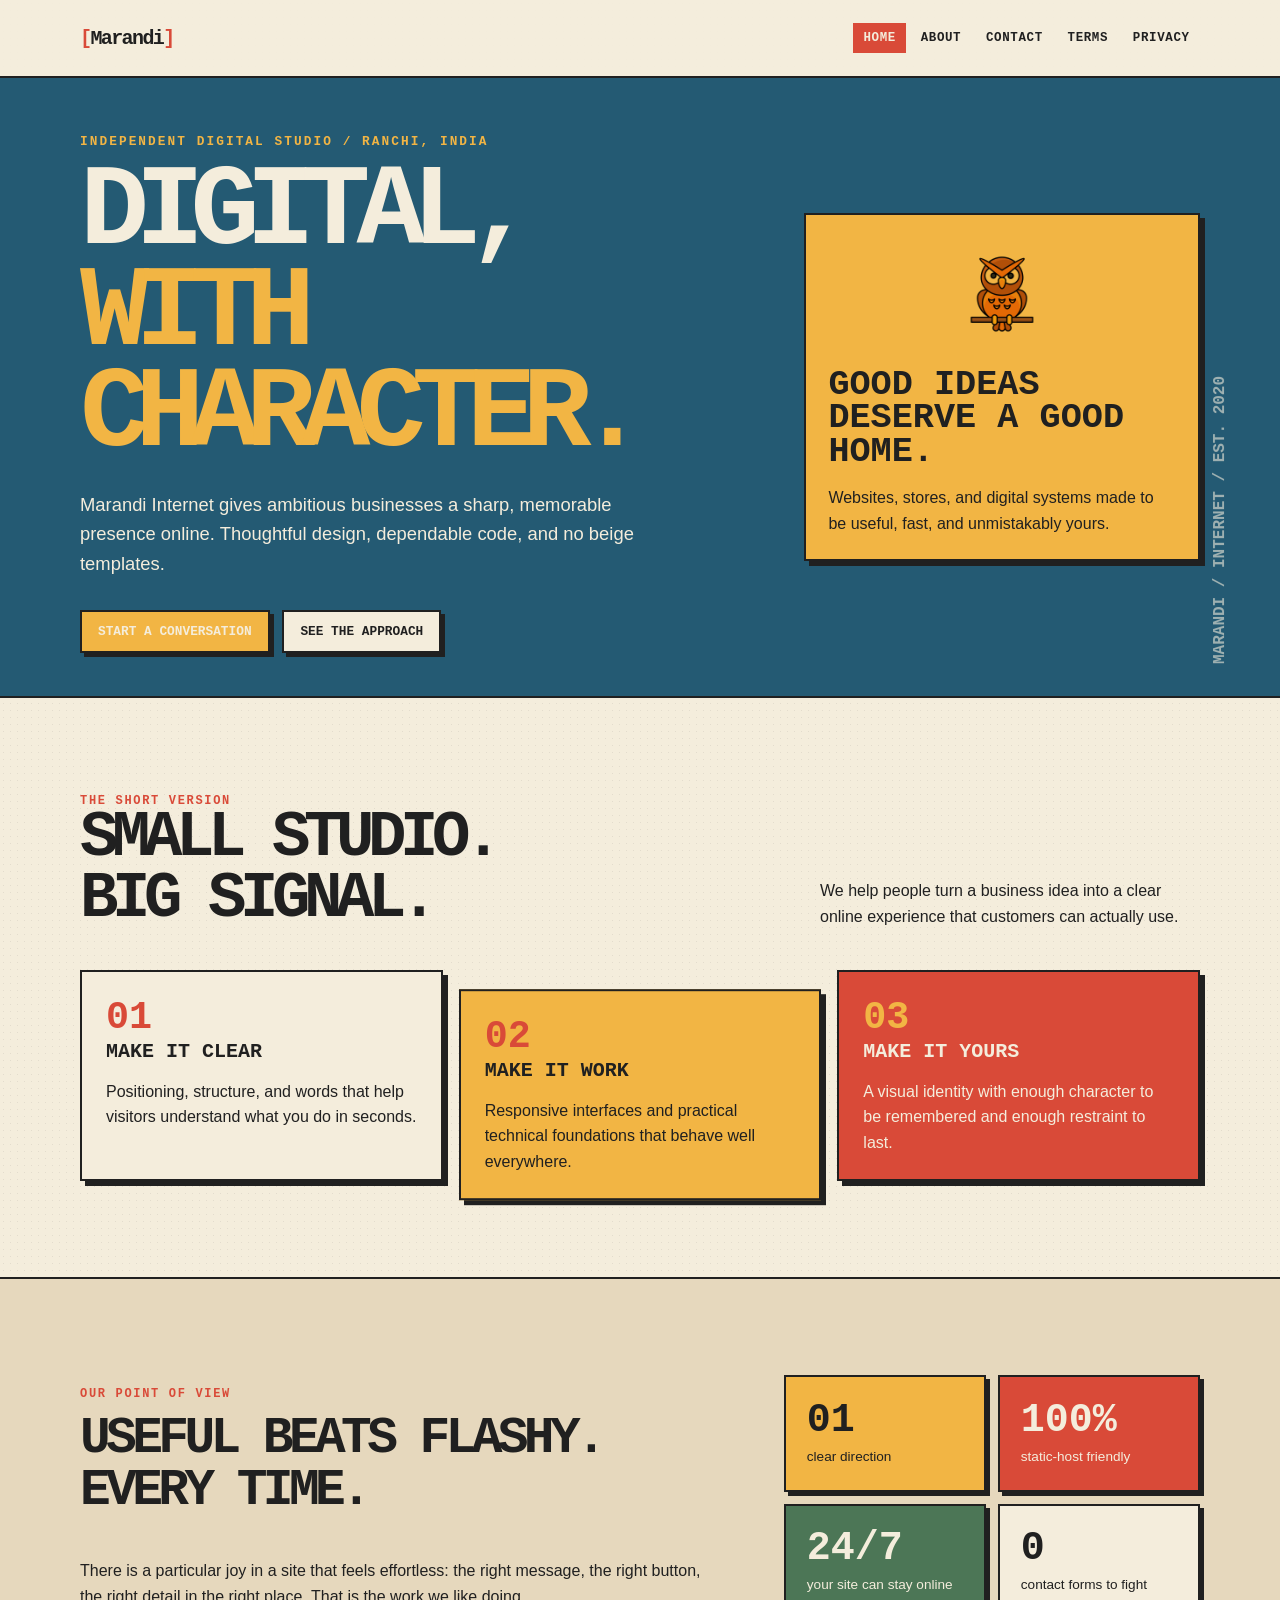
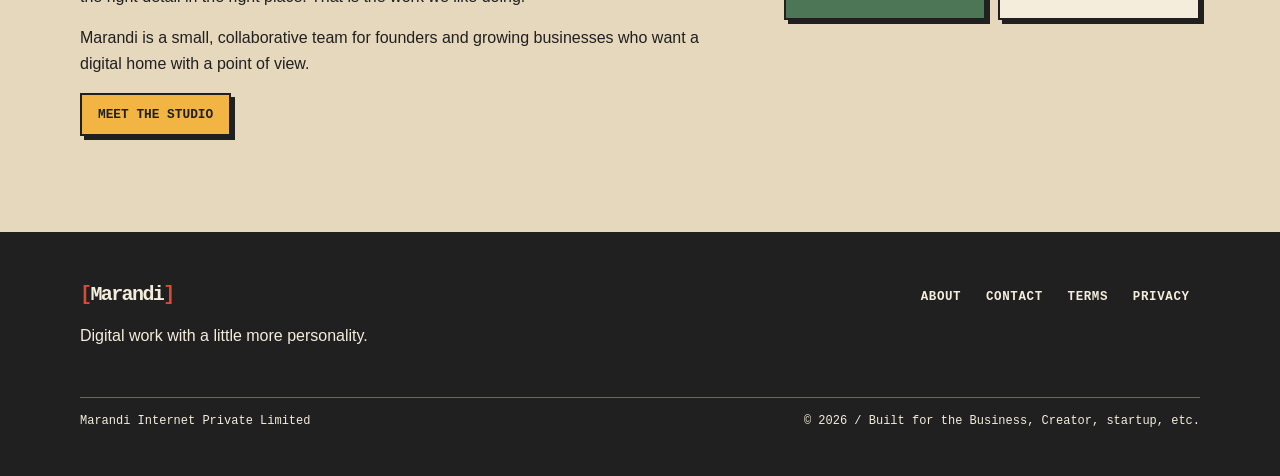
<file: index.html>
<!doctype html>
<html lang="en">
<head>
    <meta charset="utf-8">
    <meta name="viewport" content="width=device-width, initial-scale=1">
    <meta name="description" content="Marandi Internet builds distinctive websites and digital foundations for ambitious businesses.">
    <title>Marandi Internet | Digital, with character.</title>
    <link rel="icon" href="favicon/favicon.ico">
    <link rel="stylesheet" href="styles.css">
</head>
<body>
<a class="skip-link" href="#main">Skip to content</a>
<header class="site-header">
    <div class="container nav">
        <a class="brand" href="index.html">Marandi</a>
        <button class="nav-toggle" aria-expanded="false" aria-controls="nav-links">Menu</button>
        <nav class="nav-links" id="nav-links" aria-label="Primary navigation">
            <a href="index.html" aria-current="page">Home</a>
            <a href="about.html">About</a>
            <a href="contact.html">Contact</a>
            <a href="t%26c.html">Terms</a>
            <a href="p%26p.html">Privacy</a>
        </nav>
    </div>
</header>
<main id="main">
    <section class="hero">
        <div class="container hero-grid">
            <div class="reveal"><p class="kicker">Independent digital studio / Ranchi, India</p>
                <h1>Digital,<br><span>with character.</span></h1>
                <p class="hero-copy">Marandi Internet gives ambitious businesses a sharp, memorable presence online. Thoughtful design, dependable code, and no beige templates.</p>
                <div class="actions">
                    <a class="button" href="contact.html">Start a conversation</a>
                    <a class="button alt" href="#work">See the approach</a>
                </div>
            </div>
            <aside class="sticker reveal">
                <img class="hero-mark" src="images/owl.png" alt="Marandi owl mark">
                <strong>Good ideas deserve a good home.</strong>
                <p>Websites, stores, and digital systems made to be useful, fast, and unmistakably yours.</p>
            </aside>
        </div>
    </section>
    <section class="section" id="work">
        <div class="container">
            <div class="section-heading">
                <div>
                    <p class="eyebrow">The short version</p>
                    <h2>Small studio.<br>Big signal.</h2>
                </div>
                <p>We help people turn a business idea into a clear online experience that customers can actually use.</p>
            </div>
            <div class="grid">
                <article class="panel">
                    <span class="number">01</span>
                    <h3>Make it clear</h3>
                    <p>Positioning, structure, and words that help visitors understand what you do in seconds.</p>
                </article>
                <article class="panel">
                    <span class="number">02</span>
                    <h3>Make it work</h3>
                    <p>Responsive interfaces and practical technical foundations that behave well everywhere.</p>
                </article>
                <article class="panel">
                    <span class="number">03</span>
                    <h3>Make it yours</h3>
                    <p>A visual identity with enough character to be remembered and enough restraint to last.</p>
                </article>
            </div>
        </div>
    </section>
    <section class="section tint">
        <div class="container about-layout">
            <div>
                <p class="eyebrow">Our point of view</p>
                <h2>Useful beats flashy. Every time.</h2>
                <p>There is a particular joy in a site that feels effortless: the right message, the right button, the right detail in the right place. That is the work we like doing.</p>
                <p>Marandi is a small, collaborative team for founders and growing businesses who want a digital home with a point of view.</p>
                <a class="button" href="about.html">Meet the studio</a>
            </div>
            <div class="stat-board">
                <div class="stat">
                    <strong>01</strong>
                    <span>clear direction</span>
                </div>
                <div class="stat">
                    <strong>100%</strong>
                    <span>static-host friendly</span>
                </div>
                <div class="stat">
                    <strong>24/7</strong>
                    <span>your site can stay online</span>
                </div>
                <div class="stat">
                    <strong>0</strong>
                    <span>contact forms to fight</span>
                </div>
            </div>
        </div>
    </section>
</main>
<footer class="site-footer">
    <div class="container">
        <div class="footer-grid">
            <div>
                <a class="brand" href="index.html">Marandi</a>
                <p>Digital work with a little more personality.</p>
            </div>
            <nav class="footer-links" aria-label="Footer navigation">
                <a href="about.html">About</a>
                <a href="contact.html">Contact</a>
                <a href="t%26c.html">Terms</a>
                <a href="p%26p.html">Privacy</a>
            </nav>
        </div>
        <div class="footer-bottom">
            <span>Marandi Internet Private Limited</span>
            <span>&copy; <span data-year></span> / Built for the Business, Creator, startup, etc.</span>
        </div>
    </div>
</footer>
<script src="script.js"></script>
</body>
</html>
</file>
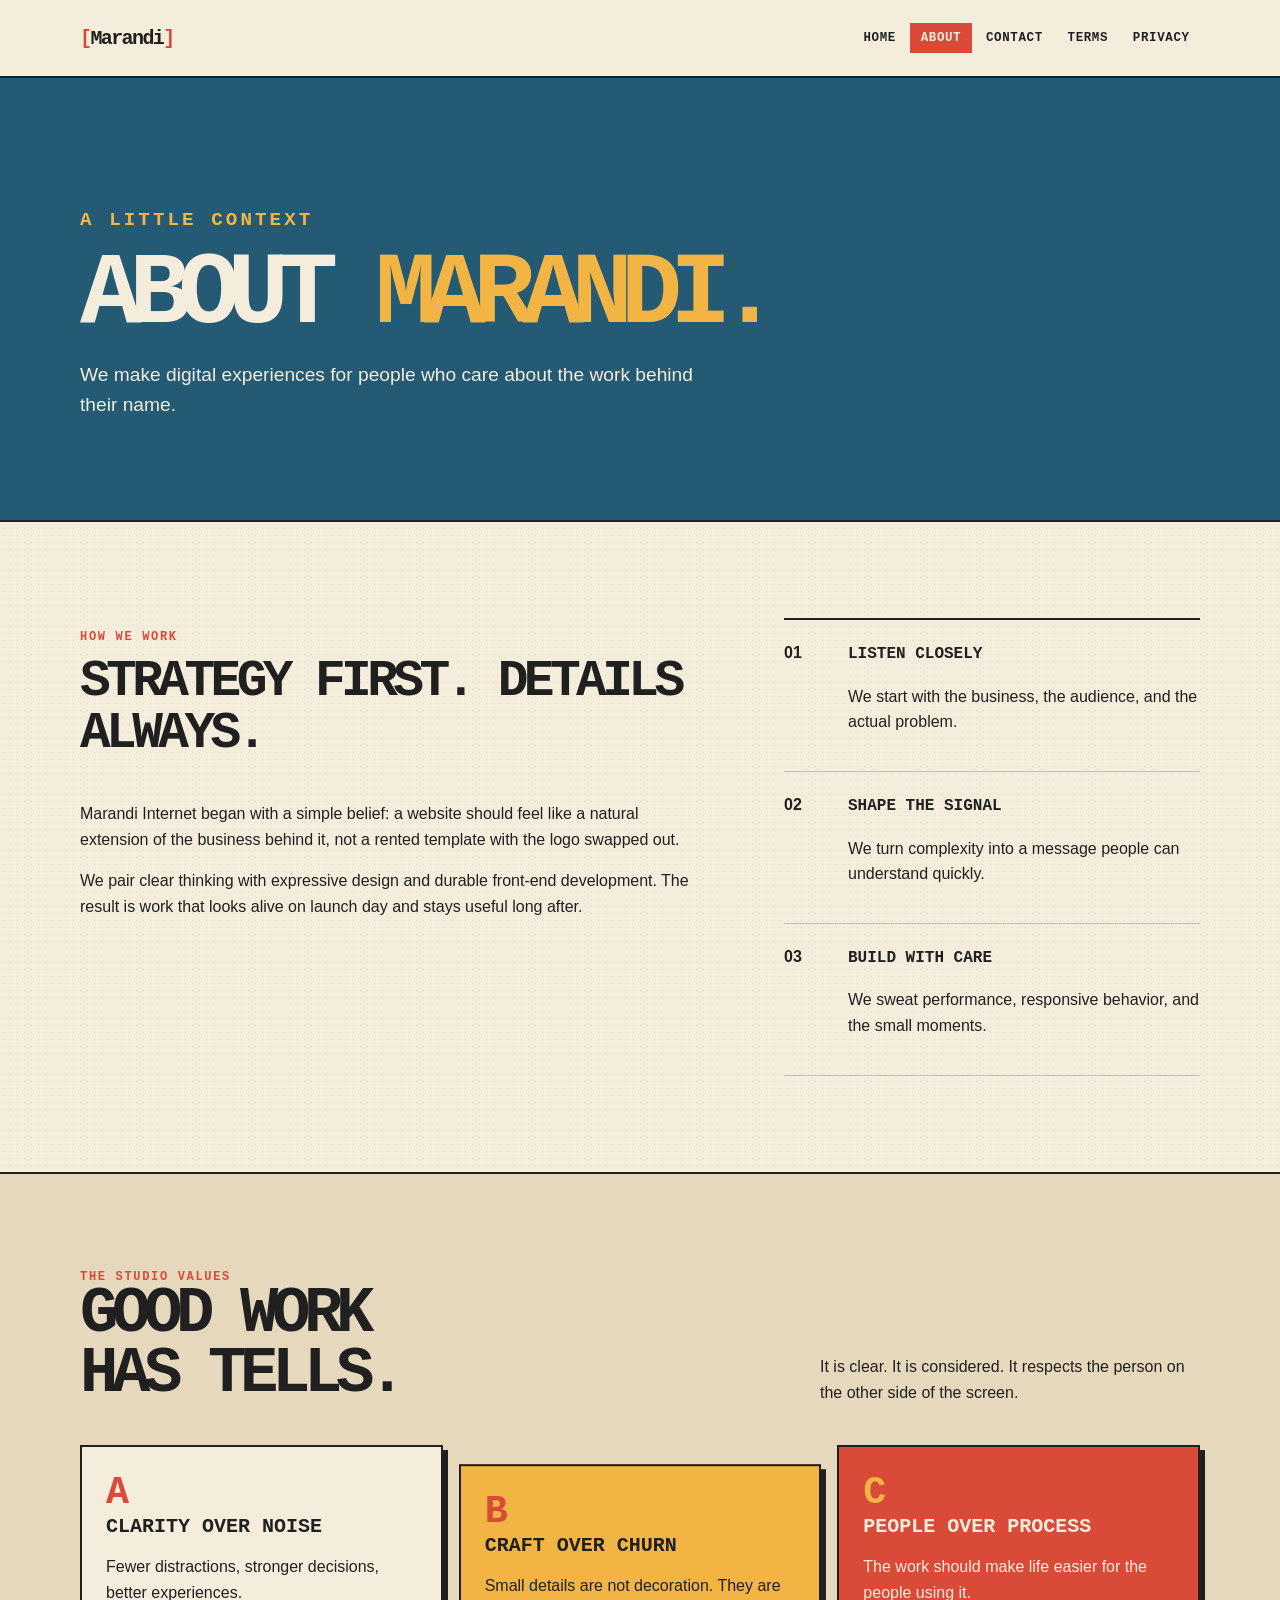
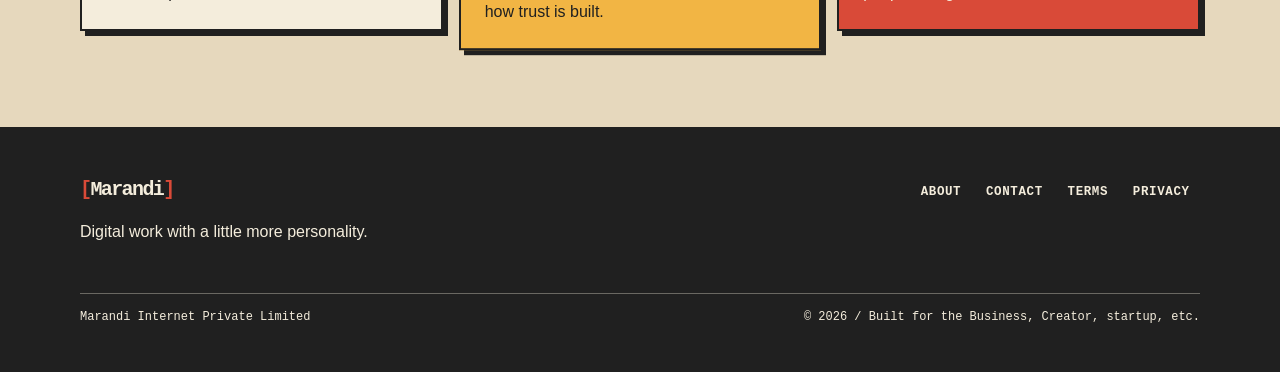
<file: about.html>
<!doctype html>
<html lang="en">
<head>
    <meta charset="utf-8">
    <meta name="viewport" content="width=device-width, initial-scale=1">
    <meta name="description" content="Learn about Marandi Internet, an independent digital studio in Ranchi.">
    <title>About | Marandi Internet</title>
    <link rel="icon" href="favicon/favicon.ico">
    <link rel="stylesheet" href="styles.css">
</head>
<body><a class="skip-link" href="#main">Skip to content</a>
    <header class="site-header">
        <div class="container nav">
            <a class="brand" href="index.html">Marandi</a>
            <button class="nav-toggle" aria-expanded="false" aria-controls="nav-links">Menu</button>
            <nav class="nav-links" id="nav-links" aria-label="Primary navigation">
                <a href="index.html">Home</a>
                <a href="about.html" aria-current="page">About</a>
                <a href="contact.html">Contact</a>
                <a href="t%26c.html">Terms</a>
                <a href="p%26p.html">Privacy</a>
            </nav>
        </div>
    </header>
    <main id="main">
        <section class="page-hero">
            <div class="container">
                <p class="kicker">A little context</p>
                <h1>About <span>Marandi.</span></h1>
                <p>We make digital experiences for people who care about the work behind their name.</p>
            </div>
        </section>
        <section class="section">
            <div class="container about-layout">
                <div>
                    <p class="eyebrow">How we work</p>
                    <h2>Strategy first. Details always.</h2>
                    <p>Marandi Internet began with a simple belief: a website should feel like a natural extension of the business behind it, not a rented template with the logo swapped out.</p>
                    <p>We pair clear thinking with expressive design and durable front-end development. The result is work that looks alive on launch day and stays useful long after.</p>
                </div>
                <div class="rule-list">
                    <div class="rule">
                        <strong>01</strong>
                        <div>
                            <b>Listen closely</b>
                            <p>We start with the business, the audience, and the actual problem.</p>
                        </div>
                    </div>
                    <div class="rule">
                        <strong>02</strong>
                        <div>
                            <b>Shape the signal</b>
                            <p>We turn complexity into a message people can understand quickly.</p>
                        </div>
                    </div>
                    <div class="rule">
                        <strong>03</strong>
                        <div>
                            <b>Build with care</b>
                            <p>We sweat performance, responsive behavior, and the small moments.</p>
                        </div>
                    </div>
                </div>
            </div>
        </section>
        <section class="section tint">
            <div class="container">
                <div class="section-heading">
                    <div>
                        <p class="eyebrow">The studio values</p>
                        <h2>Good work<br>has tells.</h2>
                    </div>
                    <p>It is clear. It is considered. It respects the person on the other side of the screen.</p>
                </div>
                <div class="grid">
                    <article class="panel">
                        <span class="number">A</span>
                        <h3>Clarity over noise</h3>
                        <p>Fewer distractions, stronger decisions, better experiences.</p>
                    </article>
                    <article class="panel">
                        <span class="number">B</span>
                        <h3>Craft over churn</h3>
                        <p>Small details are not decoration. They are how trust is built.</p>
                    </article>
                    <article class="panel">
                        <span class="number">C</span>
                        <h3>People over process</h3>
                        <p>The work should make life easier for the people using it.</p>
                    </article>
                </div>
            </div>
        </section>
    </main>
    <footer class="site-footer">
        <div class="container">
            <div class="footer-grid">
                <div>
                    <a class="brand" href="index.html">Marandi</a>
                    <p>Digital work with a little more personality.</p>
                </div>
                <nav class="footer-links" aria-label="Footer navigation">
                    <a href="about.html">About</a>
                    <a href="contact.html">Contact</a>
                    <a href="t%26c.html">Terms</a>
                    <a href="p%26p.html">Privacy</a>
                </nav>
            </div>
            <div class="footer-bottom">
                <span>Marandi Internet Private Limited</span>
                <span>&copy; <span data-year></span> / Built for the Business, Creator, startup, etc.</span>

            </div>

        </div>

    </footer>

    <script src="script.js"></script>

</body>

</html>
</file>
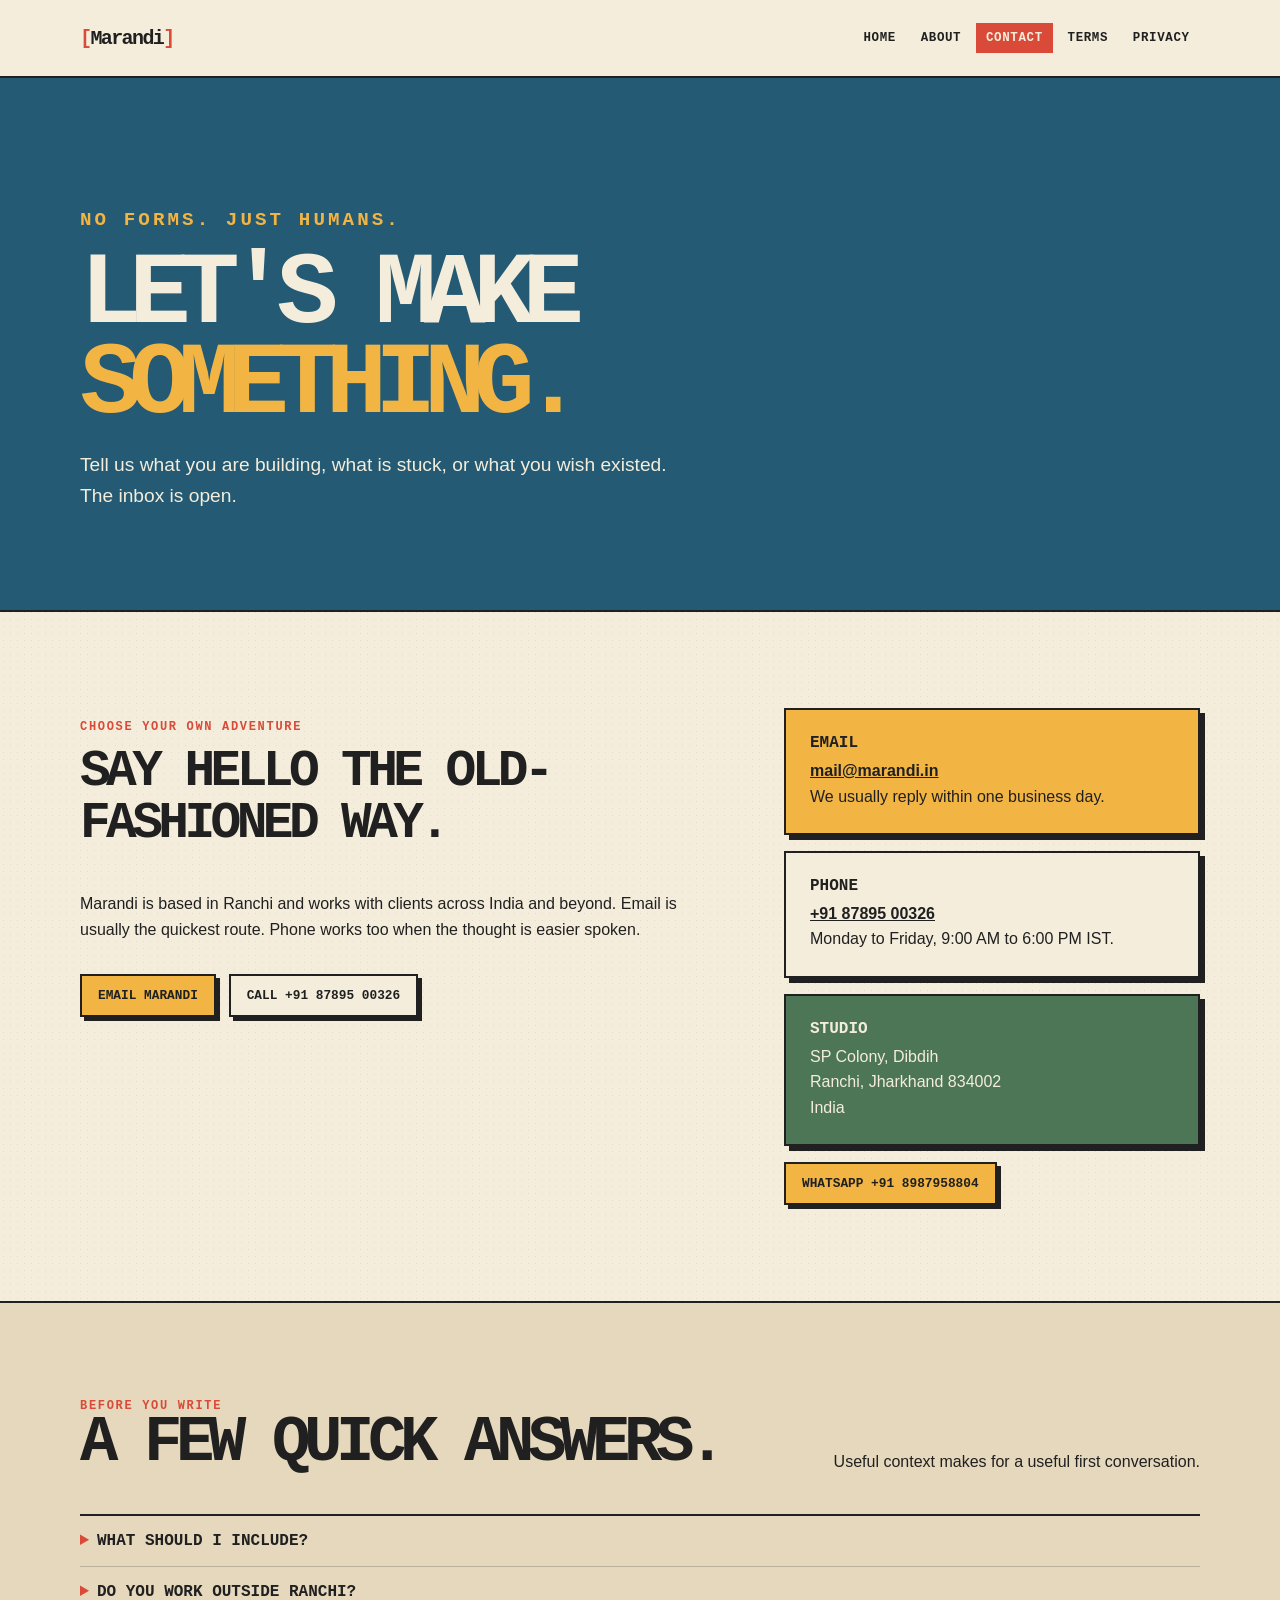
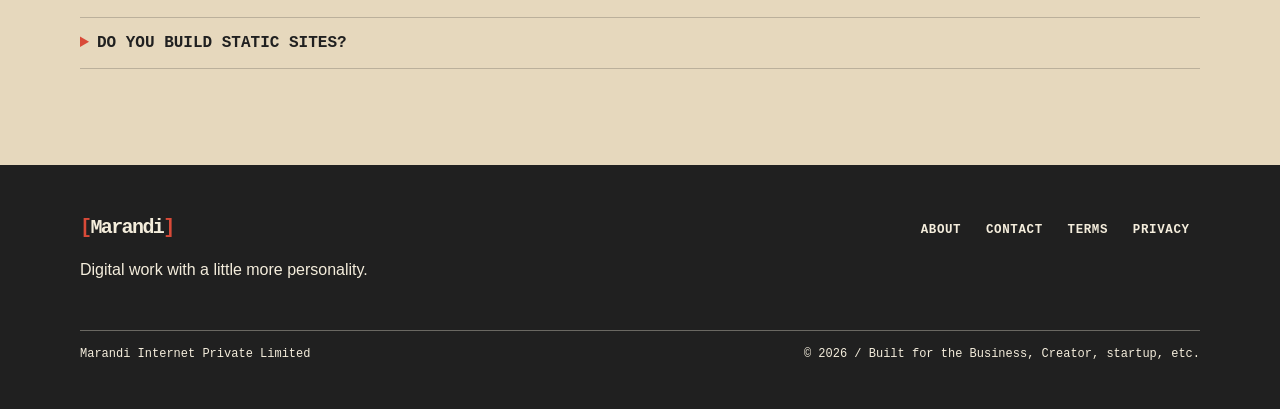
<file: contact.html>
<!doctype html>
<html lang="en">
<head>
    <meta charset="utf-8">
    <meta name="viewport" content="width=device-width, initial-scale=1">
    <meta name="description" content="Contact Marandi Internet by email or phone to discuss your next digital project.">
    <title>Contact | Marandi Internet</title>
    <link rel="icon" href="favicon/favicon.ico">
    <link rel="stylesheet" href="styles.css">
</head>
<body>
    <a class="skip-link" href="#main">Skip to content</a>
    <header class="site-header">
        <div class="container nav">
            <a class="brand" href="index.html">Marandi</a>
            <button class="nav-toggle" aria-expanded="false" aria-controls="nav-links">Menu</button>
            <nav class="nav-links" id="nav-links" aria-label="Primary navigation">
                <a href="index.html">Home</a>
                <a href="about.html">About</a>
                <a href="contact.html" aria-current="page">Contact</a>
                <a href="t%26c.html">Terms</a>
                <a href="p%26p.html">Privacy</a>
            </nav>
        </div>
    </header>
    <main id="main">
        <section class="page-hero">
            <div class="container">
                <p class="kicker">No forms. Just humans.</p>
                <h1>Let's make<br><span>something.</span></h1>
                <p>Tell us what you are building, what is stuck, or what you wish existed. The inbox is open.</p>
            </div>
        </section>
        <section class="section">
            <div class="container contact-layout">
                <div>
                    <p class="eyebrow">Choose your own adventure</p>
                    <h2>Say hello the old-fashioned way.</h2>
                    <p>Marandi is based in Ranchi and works with clients across India and beyond. Email is usually the quickest route. Phone works too when the thought is easier spoken.</p>
                    <div class="actions">
                        <a class="button" href="mailto:mail@marandi.in?subject=Project%20enquiry">Email Marandi</a>
                        <a class="button alt" href="tel:+918789500326">Call +91 87895 00326</a>
                    </div>
                </div>
                <div>
                    <div class="contact-card">
                        <h3>Email</h3>
                        <p>
                            <a href="mailto:mail@marandi.in">mail@marandi.in</a>
                        </p>
                        <p>We usually reply within one business day.</p>
                    </div>
                    <div class="contact-card">
                        <h3>Phone</h3>
                        <p><a href="tel:+918789500326">+91 87895 00326</a></p>
                        <p>Monday to Friday, 9:00 AM to 6:00 PM IST.</p>
                    </div>
                    <div class="contact-card">
                        <h3>Studio</h3>
                        <p>SP Colony, Dibdih<br>Ranchi, Jharkhand 834002<br>India</p>
                    </div>
                    <a class="button" href="https://wa.me/918987958804" target="_blank" rel="noopener">WhatsApp +91 8987958804</a>
                </div>
            </div>
        </section>
        <section class="section tint">
            <div class="container">
                <div class="section-heading">
                    <div>
                        <p class="eyebrow">Before you write</p>
                        <h2>A few quick answers.</h2>
                    </div>
                    <p>Useful context makes for a useful first conversation.</p>
                </div>
                <div class="faq">
                    <details>
                        <summary>What should I include?</summary>
                        <p>A sentence about the business, what you want to make better, a rough timeline, and any links that help us see the current situation.</p>
                    </details>
                    <details>
                        <summary>Do you work outside Ranchi?</summary>
                        <p>Yes. Most of the work is remote, with clear communication and lightweight collaboration.</p>
                    </details>
                    <details>
                        <summary>Do you build static sites?</summary>
                        <p>Absolutely. Static sites are fast, affordable to host on GitHub Pages, and often exactly the right tool.</p>
                    </details>
                </div>
            </div>
        </section>
    </main>
    <footer class="site-footer">
        <div class="container">
            <div class="footer-grid">
                <div>
                    <a class="brand" href="index.html">Marandi</a>
                    <p>Digital work with a little more personality.</p>
                </div>
                <nav class="footer-links" aria-label="Footer navigation">
                    <a href="about.html">About</a>
                    <a href="contact.html">Contact</a>
                    <a href="t%26c.html">Terms</a>
                    <a href="p%26P.html">Privacy</a>
                </nav>

            </div>

            <div class="footer-bottom">
                <span>Marandi Internet Private Limited</span>
                <span>&copy; <span data-year></span> / Built for the Business, Creator, startup, etc.</span>
            </div>

        </div>

    </footer>

    <script src="script.js"></script>

</body>

</html>
</file>
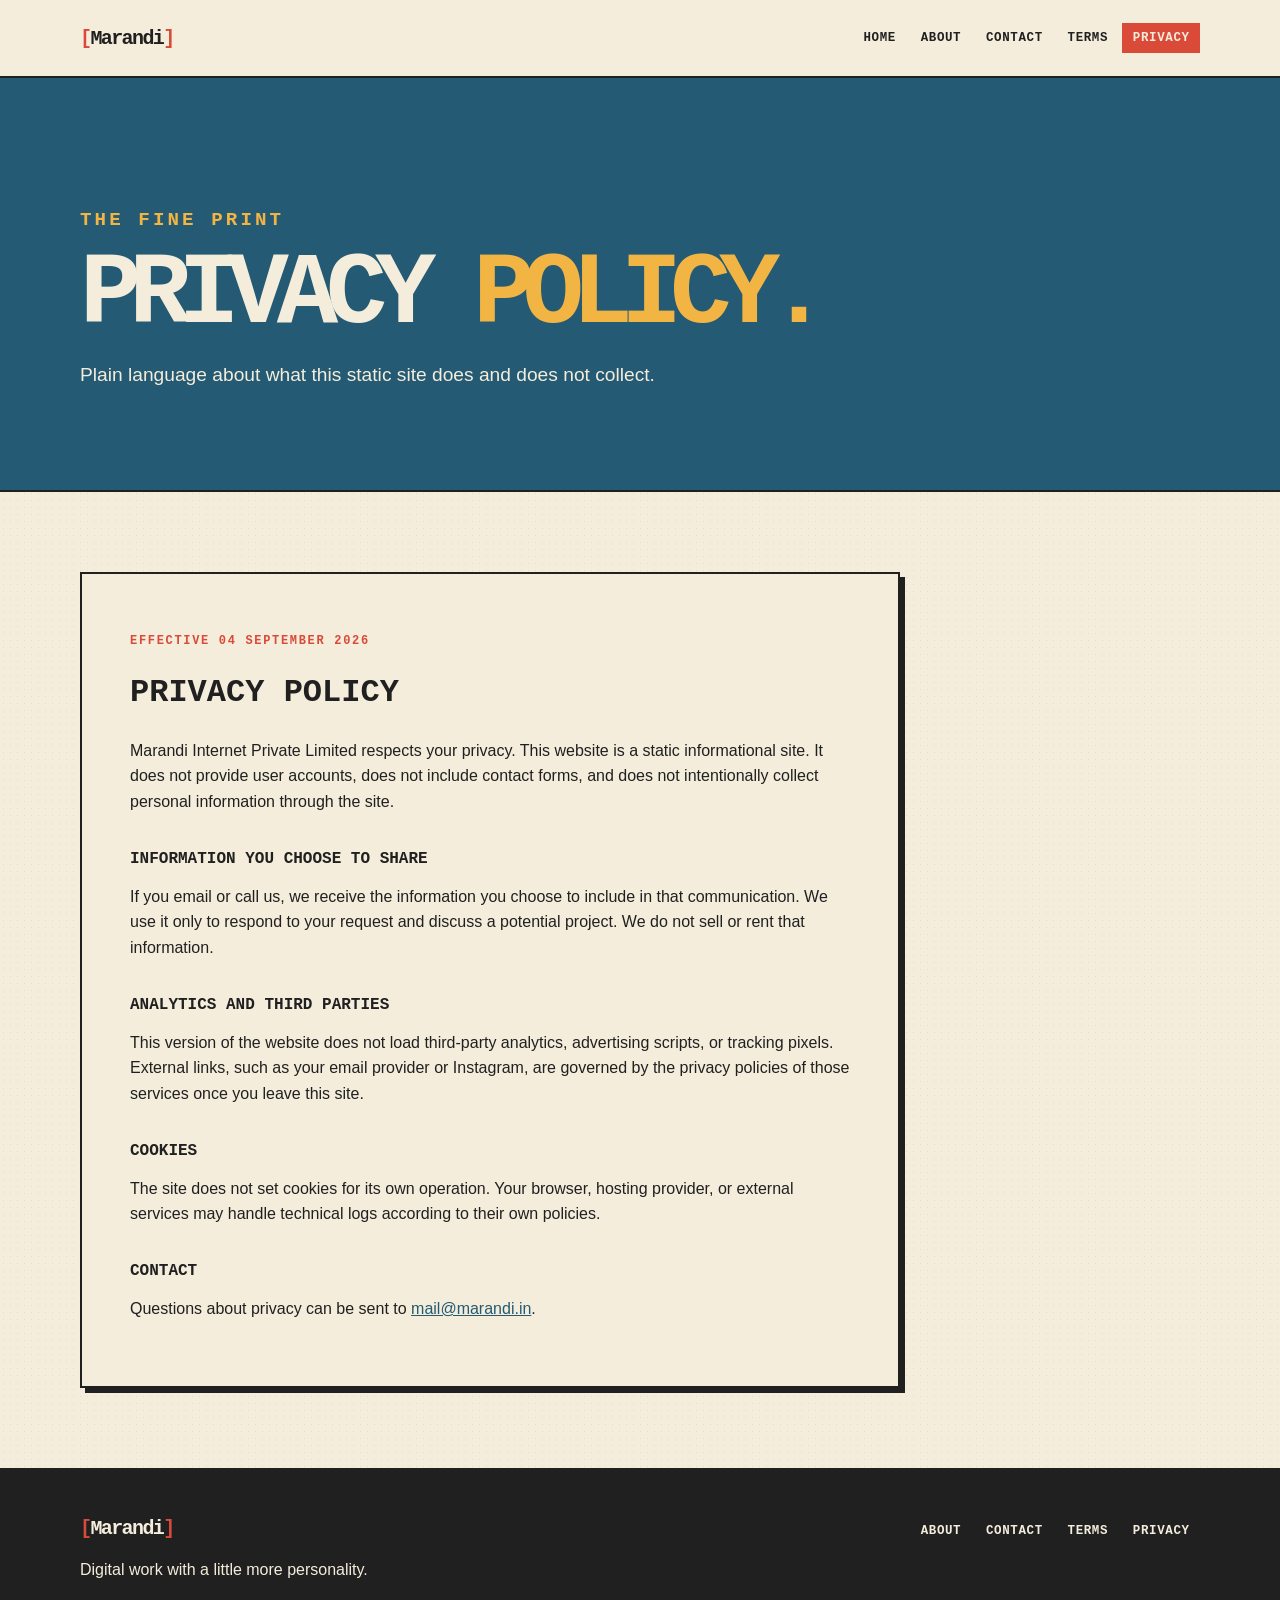
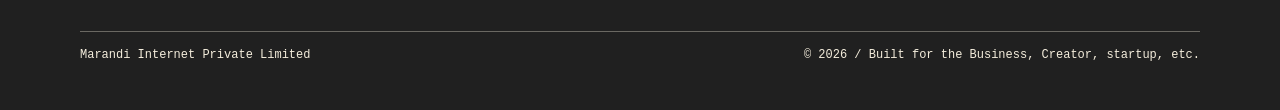
<file: p&p.html>
<!doctype html>
<html lang="en">
<head>
    <meta charset="utf-8">
    <meta name="viewport" content="width=device-width, initial-scale=1">
    <meta name="description" content="Privacy policy for Marandi Internet.">
    <title>Privacy Policy | Marandi Internet</title>
    <link rel="icon" href="favicon/favicon.ico">
    <link rel="stylesheet" href="styles.css">
</head>
<body>
    <a class="skip-link" href="#main">Skip to content</a>
    <header class="site-header">
        <div class="container nav">
            <a class="brand" href="index.html">Marandi</a>
            <button class="nav-toggle" aria-expanded="false" aria-controls="nav-links">Menu</button>
            <nav class="nav-links" id="nav-links" aria-label="Primary navigation">
                <a href="index.html">Home</a>
                <a href="about.html">About</a>
                <a href="contact.html">Contact</a>
                <a href="t%26c.html">Terms</a>
                <a href="p%26p.html" aria-current="page">Privacy</a>
            </nav>
        </div>
    </header>
    <main id="main">
        <section class="page-hero">
            <div class="container">
                <p class="kicker">The fine print</p>
                <h1>Privacy <span>policy.</span></h1>
                <p>Plain language about what this static site does and does not collect.</p>
            </div>
        </section>
        <section class="legal">
            <div class="container">
                <article class="legal-copy">
                    <p class="eyebrow">Effective 04 September 2026</p>
                    <h2>Privacy policy</h2>
                    <p>Marandi Internet Private Limited respects your privacy. This website is a static informational site. It does not provide user accounts, does not include contact forms, and does not intentionally collect personal information through the site.</p>
                    <h3>Information you choose to share</h3>
                    <p>If you email or call us, we receive the information you choose to include in that communication. We use it only to respond to your request and discuss a potential project. We do not sell or rent that information.</p>
                    <h3>Analytics and third parties</h3>
                    <p>This version of the website does not load third-party analytics, advertising scripts, or tracking pixels. External links, such as your email provider or Instagram, are governed by the privacy policies of those services once you leave this site.</p>
                    <h3>Cookies</h3>
                    <p>The site does not set cookies for its own operation. Your browser, hosting provider, or external services may handle technical logs according to their own policies.</p>
                    <h3>Contact</h3>
                    <p>Questions about privacy can be sent to <a href="mailto:mail@marandi.in">mail@marandi.in</a>.</p>
                </article>
            </div>
        </section>
    </main>
    <footer class="site-footer">
        <div class="container">
            <div class="footer-grid">
                <div>
                    <a class="brand" href="index.html">Marandi</a>
                    <p>Digital work with a little more personality.</p>
                </div>
                <nav class="footer-links" aria-label="Footer navigation">
                    <a href="about.html">About</a>
                    <a href="contact.html">Contact</a>
                    <a href="t%26c.html">Terms</a>
                    <a href="p%26p.html">Privacy</a>
                </nav>
            </div>
            <div class="footer-bottom">
                <span>Marandi Internet Private Limited</span>
                <span>&copy; <span data-year></span> / Built for the Business, Creator, startup, etc.</span>
            </div>
        </div>
    </footer>
    
    <script src="script.js"></script>
</body>
</html>
</file>
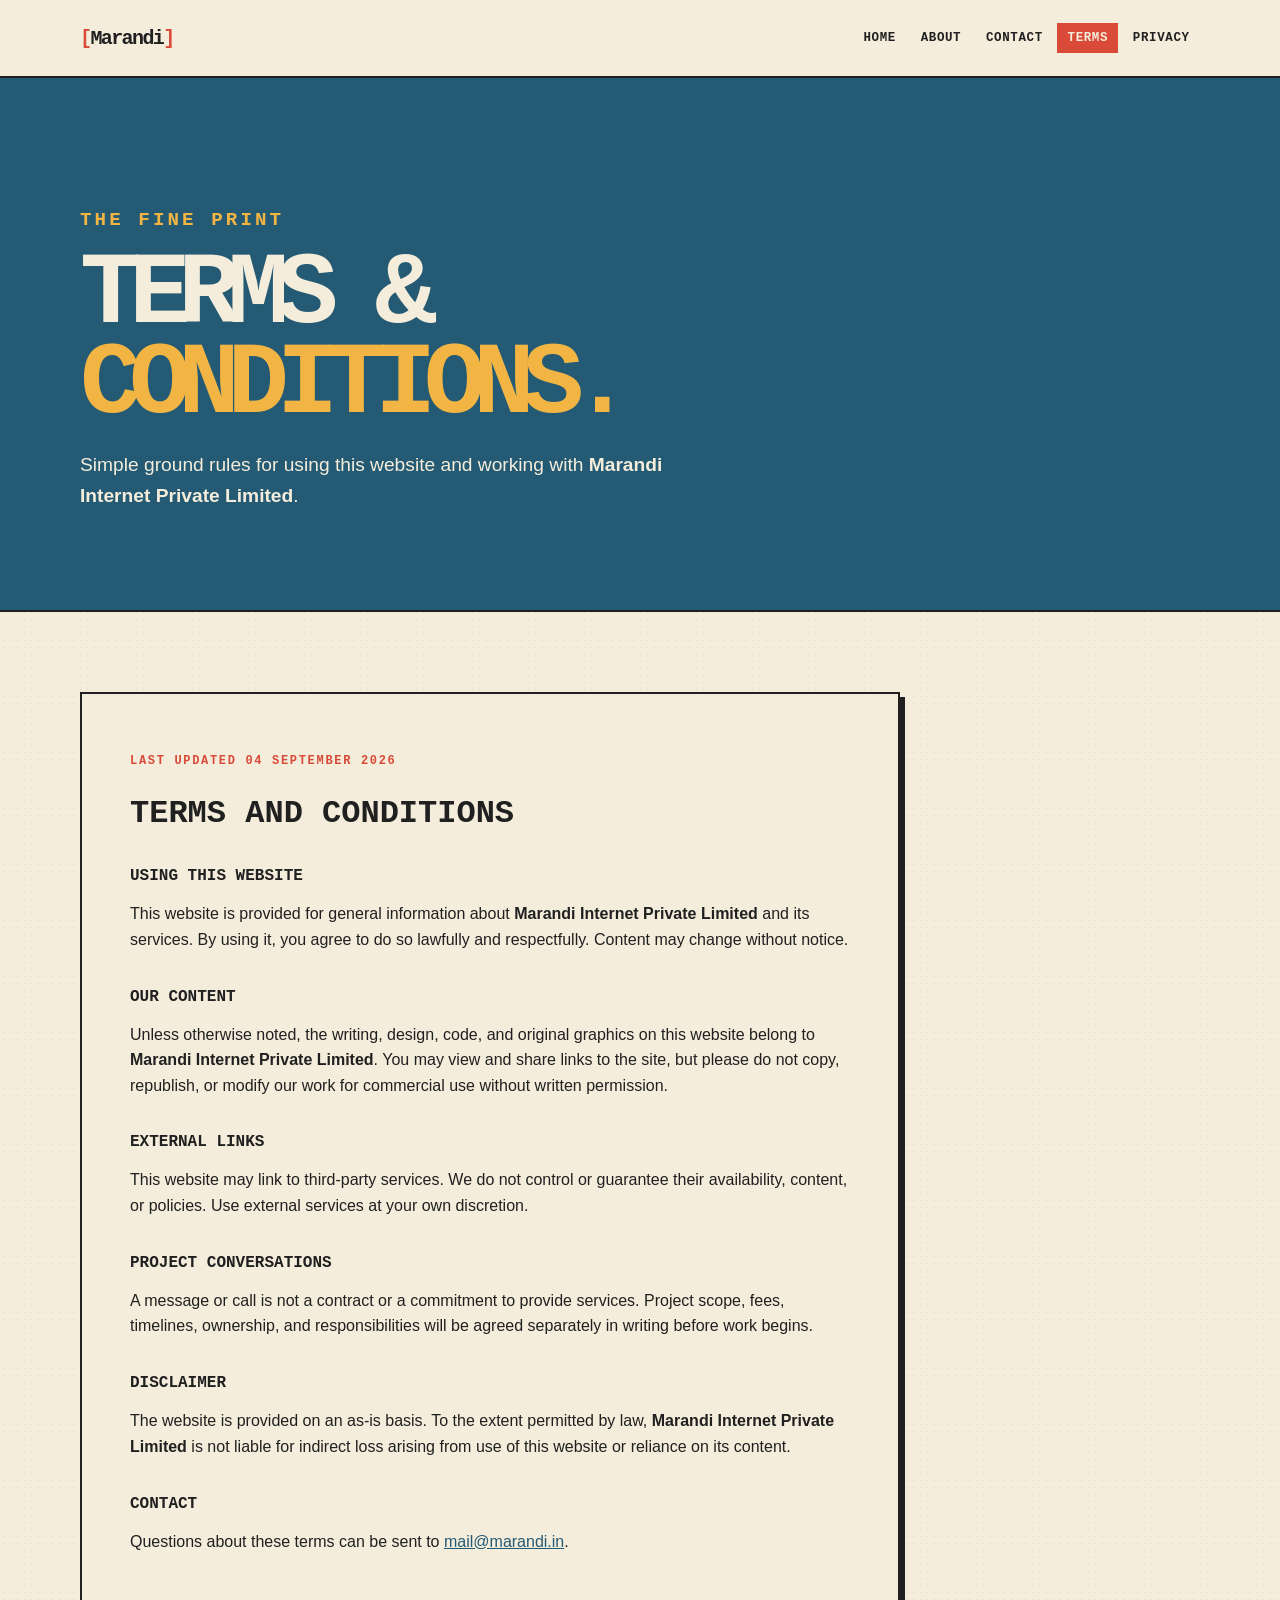
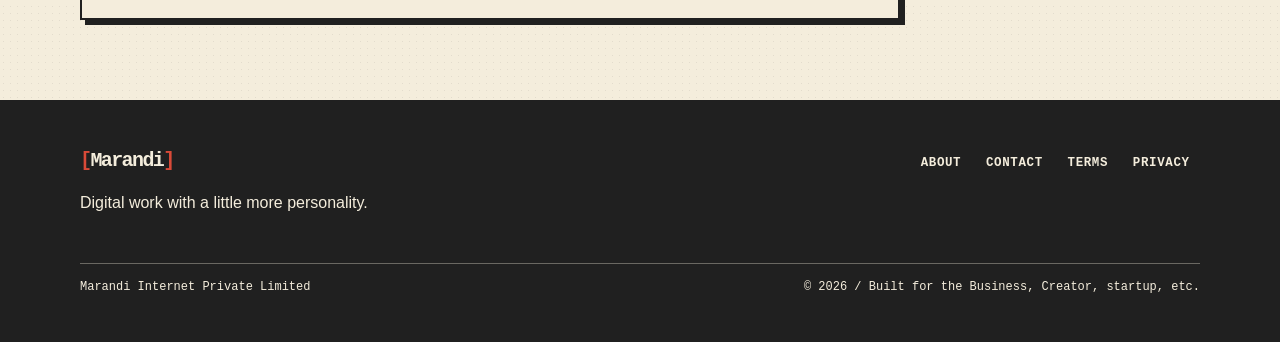
<file: t&c.html>
<!doctype html>
<html lang="en">
<head>
    <meta charset="utf-8">
    <meta name="viewport" content="width=device-width, initial-scale=1">
    <meta name="description" content="Terms and conditions for using the Marandi Internet website.">
    <title>Terms | Marandi Internet</title>
    <link rel="icon" href="favicon/favicon.ico">
    <link rel="stylesheet" href="styles.css">
</head>
<body>
    <a class="skip-link" href="#main">Skip to content</a>
    <header class="site-header">
        <div class="container nav">
            <a class="brand" href="index.html">Marandi</a>
            <button class="nav-toggle" aria-expanded="false" aria-controls="nav-links">Menu</button>
            <nav class="nav-links" id="nav-links" aria-label="Primary navigation">
                <a href="index.html">Home</a>
                <a href="about.html">About</a>
                <a href="contact.html">Contact</a>
                <a href="t%26c.html" aria-current="page">Terms</a>
                <a href="p%26p.html">Privacy</a>
            </nav>
        </div>
    </header>
    <main id="main">
        <section class="page-hero">
            <div class="container">
                <p class="kicker">The fine print</p>
                <h1>Terms &amp; <span>conditions.</span></h1>
                <p>Simple ground rules for using this website and working with <strong>Marandi Internet Private Limited</strong>.</p>
            </div>
        </section>
        <section class="legal">
            <div class="container">
                <article class="legal-copy">
                    <p class="eyebrow">Last updated 04 September 2026</p>
                    <h2>Terms and conditions</h2>
                    <h3>Using this website</h3>
                    <p>This website is provided for general information about <strong>Marandi Internet Private Limited</strong> and its services. By using it, you agree to do so lawfully and respectfully. Content may change without notice.</p>
                    <h3>Our content</h3>
                    <p>Unless otherwise noted, the writing, design, code, and original graphics on this website belong to <strong>Marandi Internet Private Limited</strong>. You may view and share links to the site, but please do not copy, republish, or modify our work for commercial use without written permission.</p>
                    <h3>External links</h3>
                    <p>This website may link to third-party services. We do not control or guarantee their availability, content, or policies. Use external services at your own discretion.</p>
                    <h3>Project conversations</h3>
                    <p>A message or call is not a contract or a commitment to provide services. Project scope, fees, timelines, ownership, and responsibilities will be agreed separately in writing before work begins.</p>
                    <h3>Disclaimer</h3>
                    <p>The website is provided on an as-is basis. To the extent permitted by law, <strong>Marandi Internet Private Limited</strong> is not liable for indirect loss arising from use of this website or reliance on its content.</p>
                    <h3>Contact</h3>
                    <p>Questions about these terms can be sent to <a href="mailto:mail@marandi.in">mail@marandi.in</a>.</p>
                </article>
            </div>
        </section>
    </main>
    <footer class="site-footer">
        <div class="container">
            <div class="footer-grid">
                <div>
                    <a class="brand" href="index.html">Marandi</a>
                    <p>Digital work with a little more personality.</p>
                </div>
                <nav class="footer-links" aria-label="Footer navigation">
                    <a href="about.html">About</a>
                    <a href="contact.html">Contact</a>
                    <a href="t%26c.html">Terms</a>
                    <a href="p%26p.html">Privacy</a>
                </nav>
            </div>
            <div class="footer-bottom">
                <span>Marandi Internet Private Limited</span>
                <span>&copy; <span data-year></span> / Built for the Business, Creator, startup, etc.</span>
            </div>
        </div>
    </footer>
    
    <script src="script.js"></script>
</body>
</html>
</file>
<file: styles.css>
:root {
    --ink: #202020;
    --paper: #f4eddc;
    --paper-dark: #e6d8bd;
    --red: #d94a38;
    --yellow: #f2b544;
    --blue: #245a73;
    --green: #4c7656;
    --line: rgba(32, 32, 32, .22);
    --shadow: 5px 5px 0 var(--ink);
    --display: "Courier New", Courier, monospace;
    --body: "Trebuchet MS", Arial, sans-serif;
}

* { box-sizing: border-box; }
html { scroll-behavior: smooth; }
body {
    margin: 0;
    color: var(--ink);
    background: var(--paper);
    font-family: var(--body);
    line-height: 1.6;
    background-image: radial-gradient(rgba(32,32,32,.08) .7px, transparent .7px);
    background-size: 7px 7px;
}
a { color: inherit; }
img { max-width: 100%; display: block; }
.container { width: min(1120px, calc(100% - 2.5rem)); margin: 0 auto; }
.skip-link { position: absolute; left: -999px; }
.skip-link:focus { left: 1rem; top: 1rem; background: var(--yellow); padding: .5rem 1rem; z-index: 20; }

.site-header {
    position: sticky; top: 0; z-index: 10;
    background: rgba(244,237,220,.96);
    border-bottom: 2px solid var(--ink);
}
.nav { 
    min-height: 76px; 
    display: flex; 
    align-items: center; 
    justify-content: space-between; 
    gap: 2rem; 
}
.brand { 
    font: 700 1.25rem var(--display); 
    text-decoration: none; 
    letter-spacing: -.08em; 
}
.brand::before { 
    content: "["; 
    color: var(--red); 
}
.brand::after { 
    content: "]"; 
    color: var(--red); 
}
.nav-toggle { 
    display: none; 
    border: 2px solid var(--ink); 
    background: var(--yellow); 
    font: 700 1rem var(--display); 
    padding: .45rem .65rem; }
.nav-links { 
    display: flex; 
    gap: .25rem; 
    flex-wrap: wrap; 
    justify-content: flex-end; 
}
.nav-links a, .footer-links a { 
    text-decoration: none; 
    font: 700 .78rem var(--display); 
    text-transform: uppercase; 
    letter-spacing: .05em; 
    padding: .5rem .65rem; 
}
.nav-links a:hover, .nav-links a[aria-current="page"], .footer-links a:hover { 
    background: var(--red); 
    color: var(--paper); 
}

main { 
    overflow: hidden; 
}
.hero, .page-hero { 
    border-bottom: 2px solid var(--ink); 
    background: var(--blue); 
    color: var(--paper); 
}
.hero { 
    min-height: 620px; 
    display: grid; 
    align-items: center; 
    position: relative; 
}
.hero::after { 
    content: "MARANDI / INTERNET / EST. 2020"; 
    position: absolute; 
    right: 4vw; 
    bottom: 2rem; 
    color: rgba(244,237,220,.58); 
    font: 700 clamp(.65rem, 1.6vw, 1rem) var(--display); 
    transform: rotate(-90deg) translateX(100%); 
    transform-origin: right bottom; 
}
.hero-grid { 
    display: grid; 
    grid-template-columns: minmax(0, 1.25fr) minmax(280px, .75fr); 
    gap: 4rem; 
    align-items: center; 
}
.kicker { 
    color: var(--yellow); 
    font: 700 .8rem var(--display); 
    letter-spacing: .16em; 
    text-transform: uppercase; 
}
.hero h1, .page-hero h1 { 
    margin: .8rem 0 1.5rem; 
    max-width: 800px; 
    font: 700 clamp(3.5rem, 9vw, 8rem)/.88 var(--display); 
    letter-spacing: -.12em; 
    text-transform: uppercase; 
}
.hero h1 span { color: var(--yellow); }
.hero-copy { max-width: 580px; font-size: 1.15rem; }
.actions { display: flex; flex-wrap: wrap; gap: .8rem; margin-top: 2rem; }
.button { display: inline-block; border: 2px solid var(--ink); box-shadow: 4px 4px 0 var(--ink); padding: .75rem 1rem; background: var(--yellow); text-decoration: none; font: 700 .8rem var(--display); text-transform: uppercase; }
.button:hover { transform: translate(3px, 3px); box-shadow: 1px 1px 0 var(--ink); }
.button.alt { background: var(--paper); color: var(--ink); }
.sticker { background: var(--yellow); color: var(--ink); border: 2px solid var(--ink); padding: 1.4rem; box-shadow: var(--shadow); transform: rotate(3deg); }
.hero-mark { width: 112px; height: 112px; object-fit: contain; margin: 0 auto 1.2rem; mix-blend-mode: multiply; }
.sticker strong { display: block; font: 700 2.2rem/.95 var(--display); text-transform: uppercase; }
.sticker p { margin-bottom: 0; }
.page-hero { padding: 7rem 0 5rem; }
.page-hero h1 { font-size: clamp(3rem, 8vw, 6.5rem); margin-bottom: 0; }
.page-hero h1 span { color: var(--yellow); }
.page-hero p { max-width: 620px; font-size: 1.2rem; }

.section { padding: 6rem 0; border-bottom: 2px solid var(--ink); }
.section.tint { background: var(--paper-dark); }
.section-heading { display: flex; justify-content: space-between; gap: 2rem; align-items: end; margin-bottom: 2.5rem; }
.section-heading h2 { margin: 0; font: 700 clamp(2rem, 5vw, 4.3rem)/.95 var(--display); letter-spacing: -.1em; text-transform: uppercase; }
.section-heading p { max-width: 380px; margin: 0; }
.eyebrow { color: var(--red); font: 700 .75rem var(--display); letter-spacing: .14em; text-transform: uppercase; }
.grid { display: grid; grid-template-columns: repeat(3, 1fr); gap: 1rem; }
.panel { border: 2px solid var(--ink); padding: 1.5rem; background: var(--paper); box-shadow: var(--shadow); }
.panel:nth-child(2) { background: var(--yellow); transform: translateY(1.2rem); }
.panel:nth-child(3) { background: var(--red); color: var(--paper); }
.panel h3 { margin: 0 0 1rem; font: 700 1.25rem var(--display); text-transform: uppercase; }
.panel p { margin-bottom: 0; }
.number { display: block; color: var(--red); font: 700 2.4rem var(--display); }
.panel:nth-child(3) .number { color: var(--yellow); }

.about-layout, .contact-layout { display: grid; grid-template-columns: 1.2fr .8fr; gap: 5rem; align-items: start; }
.about-layout h2, .contact-layout h2 { font: 700 clamp(2rem, 4vw, 3.5rem)/1 var(--display); letter-spacing: -.09em; text-transform: uppercase; margin-top: 0; }
.rule-list { border-top: 2px solid var(--ink); }
.rule { display: grid; grid-template-columns: 3rem 1fr; gap: 1rem; padding: 1.25rem 0; border-bottom: 1px solid var(--line); }
.rule b { font-family: var(--display); text-transform: uppercase; }
.stat-board { display: grid; grid-template-columns: 1fr 1fr; gap: .75rem; }
.stat { border: 2px solid var(--ink); padding: 1.3rem; background: var(--yellow); box-shadow: 4px 4px 0 var(--ink); }
.stat:nth-child(2) { background: var(--red); color: var(--paper); }
.stat:nth-child(3) { background: var(--green); color: var(--paper); }
.stat:nth-child(4) { background: var(--paper); }
.stat strong { display: block; font: 700 2.5rem var(--display); }
.stat span { font-size: .85rem; }

.contact-card { border: 2px solid var(--ink); padding: 1.5rem; margin-bottom: 1rem; background: var(--yellow); box-shadow: var(--shadow); }
.contact-card:nth-child(2) { background: var(--paper); }
.contact-card:nth-child(3) { background: var(--green); color: var(--paper); }
.contact-card h3 { margin: 0 0 .35rem; font: 700 1rem var(--display); text-transform: uppercase; }
.contact-card p { margin: 0; }
.contact-card a { font-weight: 700; }
.faq { border-top: 2px solid var(--ink); }
details { border-bottom: 1px solid var(--line); padding: 1rem 0; }
summary { cursor: pointer; font: 700 1rem var(--display); text-transform: uppercase; }
summary::marker { color: var(--red); }

.legal { padding: 5rem 0; }
.legal-copy { max-width: 820px; border: 2px solid var(--ink); padding: clamp(1.5rem, 4vw, 3rem); background: var(--paper); box-shadow: var(--shadow); }
.legal-copy h2 { font: 700 2rem var(--display); text-transform: uppercase; }
.legal-copy h3 { margin-top: 2.2rem; font: 700 1rem var(--display); text-transform: uppercase; }
.legal-copy a { color: var(--blue); }

.site-footer { padding: 3rem 0; background: var(--ink); color: var(--paper); }
.footer-grid { display: grid; grid-template-columns: 1fr 1fr; gap: 2rem; }
.site-footer .brand { color: var(--paper); }
.footer-links { display: flex; flex-wrap: wrap; justify-content: flex-end; align-content: start; gap: .25rem; }
.footer-bottom { border-top: 1px solid rgba(244,237,220,.35); margin-top: 2rem; padding-top: 1rem; display: flex; justify-content: space-between; gap: 1rem; font: .75rem var(--display); }

.reveal { animation: rise .65s both; }
@keyframes rise { from { opacity: 0; transform: translateY(18px); } to { opacity: 1; transform: translateY(0); } }
@media (max-width: 760px) {
    .container { width: min(100% - 1.5rem, 620px); }
    .nav { min-height: 68px; }
    .nav-toggle { display: block; }
    .nav-links { display: none; position: absolute; top: 68px; left: 0; right: 0; padding: .75rem; background: var(--paper); border-bottom: 2px solid var(--ink); }
    .nav-links.open { display: grid; }
    .nav-links a { padding: .75rem; }
    .hero { min-height: 680px; }
    .hero::after { display: none; }
    .hero-grid, .about-layout, .contact-layout { grid-template-columns: 1fr; gap: 2.5rem; }
    .grid { grid-template-columns: 1fr; }
    .panel:nth-child(2) { transform: none; }
    .section-heading { display: block; }
    .section-heading p { margin-top: 1rem; }
    .page-hero { padding: 5rem 0 3.5rem; }
    .footer-grid, .footer-bottom { grid-template-columns: 1fr; display: grid; }
    .footer-links { justify-content: flex-start; }
}
@media (prefers-reduced-motion: reduce) { *, *::before, *::after { animation-duration: .01ms !important; scroll-behavior: auto !important; } }
</file>
